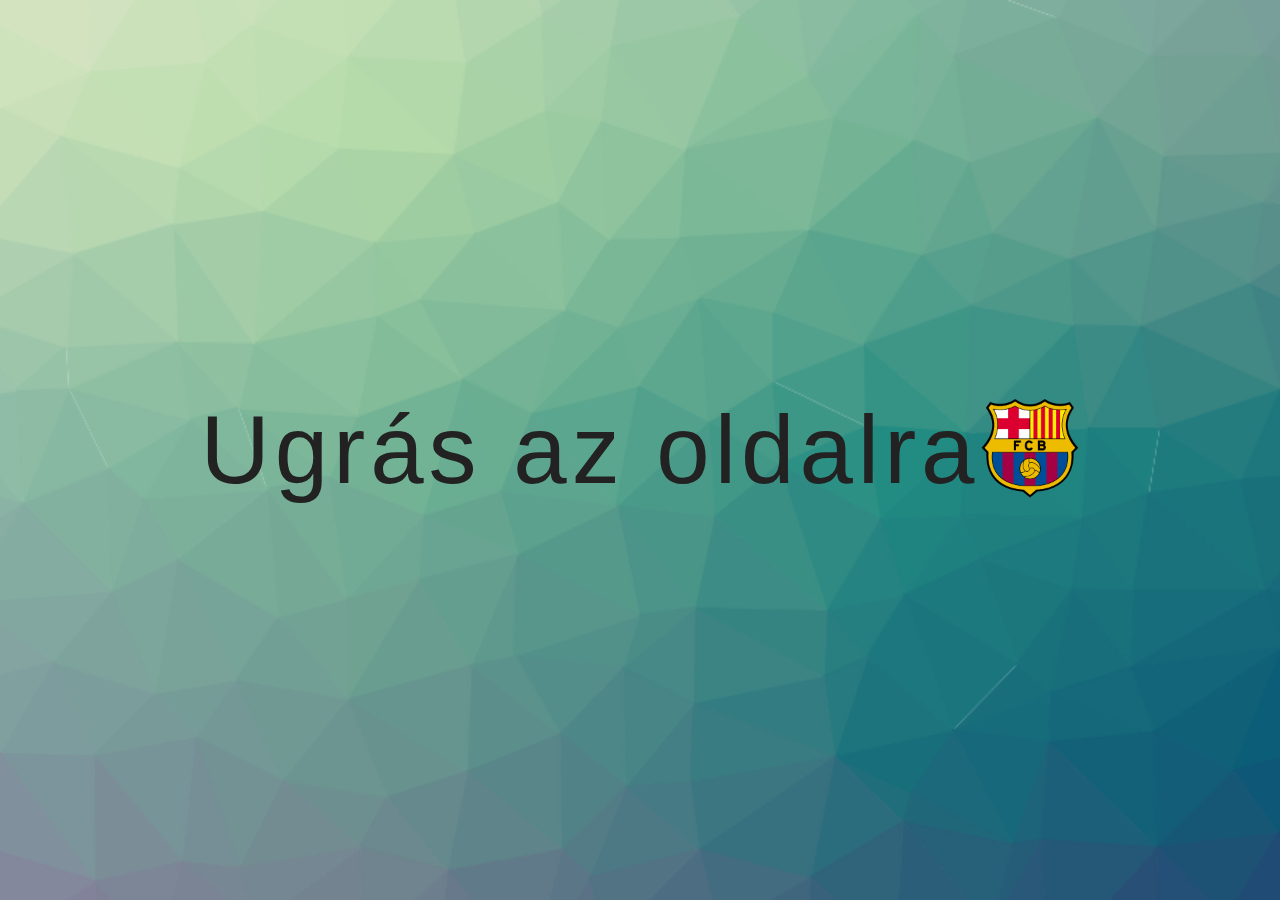
<file: index.html>
<!DOCTYPE html>
<html lang="hu">
<head>
    <meta charset="UTF-8">
    <meta http-equiv="X-UA-Compatible" content="IE=edge">
    <meta name="viewport" content="width=device-width, initial-scale=1.0">
    <title> Fc Barcelona Site</title>
    <link rel="stylesheet" href="style.css">
</head>
<body>
    <a href="fomenu.html"><h2><span>Ugrás az oldalra</span></h2></a>


<p><img class="képobbra" src="images/FC_Barcelona_(crest).svg.webp" alt="Barca logo" width="100px"></p>

</body>
</html>
</file>
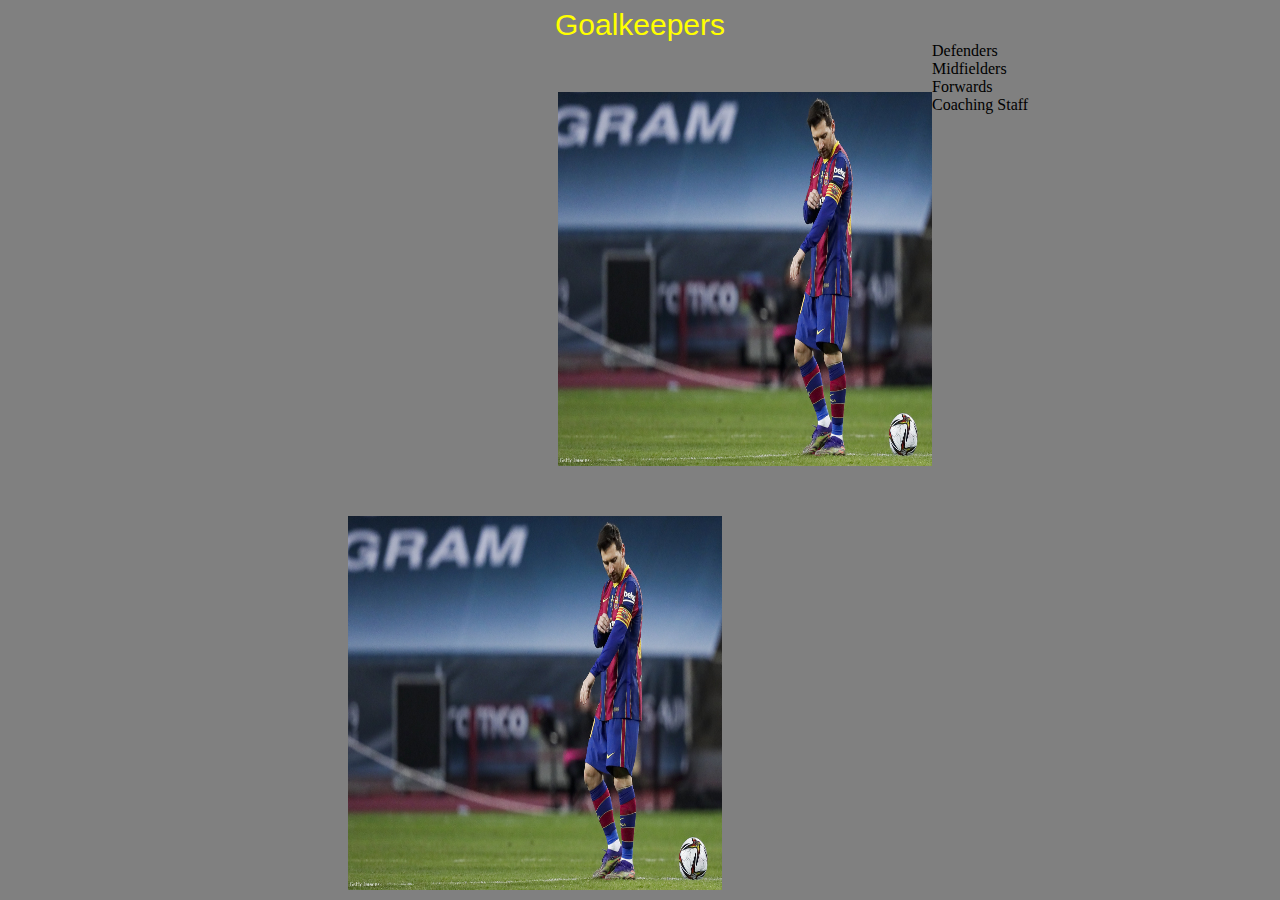
<file: jatekosok.html>
<!DOCTYPE html>
<html lang="hu">
<head>
    <meta charset="UTF-8">
    <meta http-equiv="X-UA-Compatible" content="IE=edge">
    <meta name="viewport" content="width=device-width, initial-scale=1.0">
    <title>Fc Barcelona Home</title>   <link rel="stylesheet" href="jatekosok.css">
</head>
<body>
    <div>
        <div class="bekezdes">Goalkeepers</div>
    
        <img class="bal" src="images/36468401_b13d7a49704f497e78bf33699269537c_wm.jpg" alt="ter Stegen" title="ter Stegen" height="374px" width="374px">
        <img class="jobb" src="images/36468401_b13d7a49704f497e78bf33699269537c_wm.jpg" alt="Inaki Pena" title="Inaki Pena" height="374px" width="374px">


    
    
    </div>
    <div>Defenders</div>
    <div>Midfielders</div>
    <div>Forwards</div>
    <div>Coaching Staff</div> 
</body>
</html>
</file>
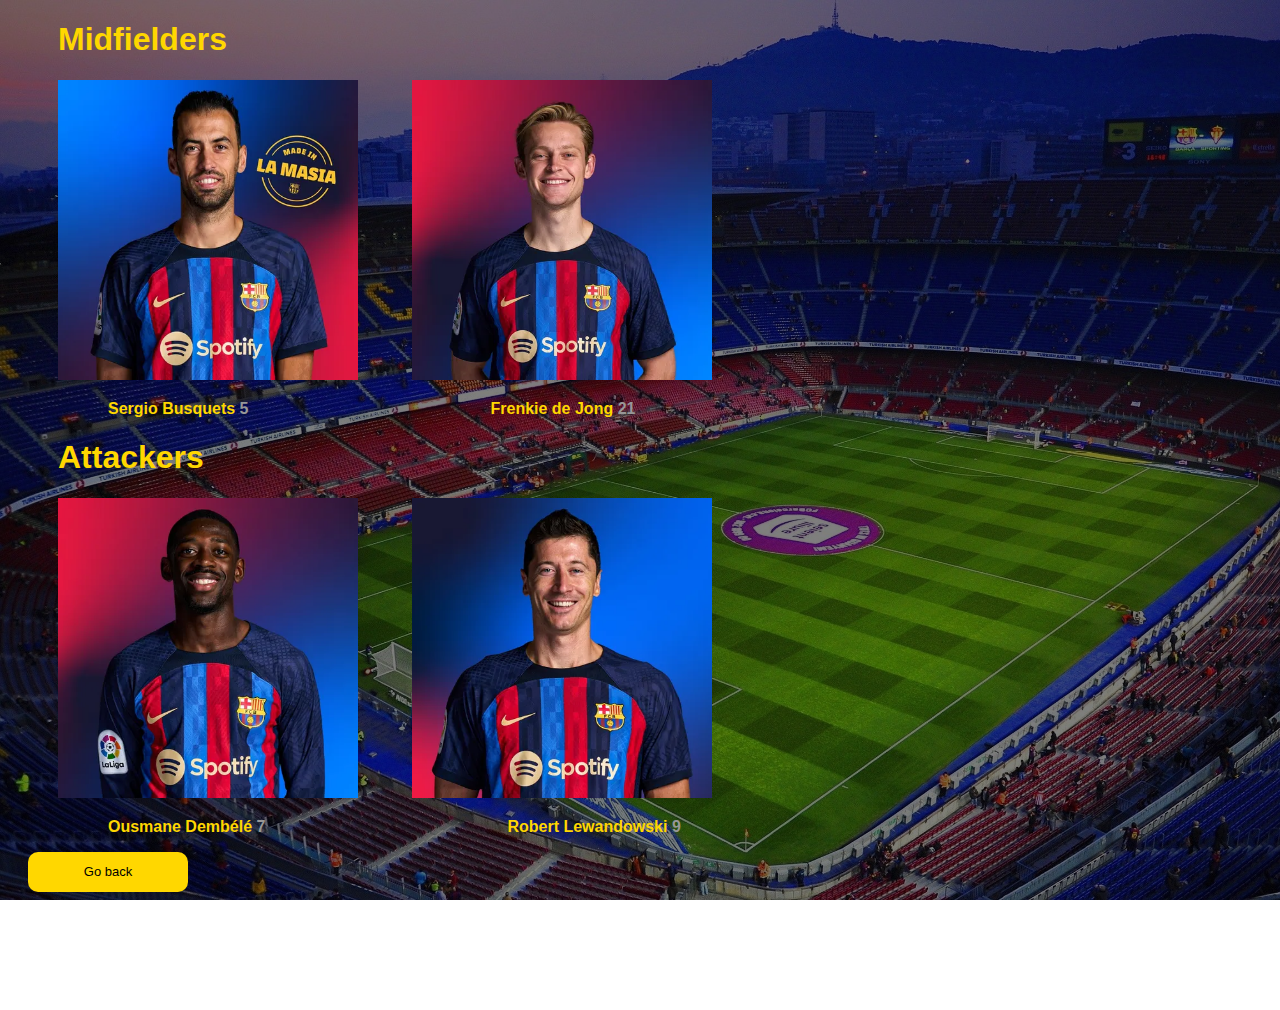
<file: player2.html>
<!DOCTYPE html>
<html lang="hu">
<head>
    <meta charset="UTF-8">
    <meta http-equiv="X-UA-Compatible" content="IE=edge">
    <meta name="viewport" content="width=device-width, initial-scale=1.0">
    <title>Fc Barcelona Players 2</title>  <link rel="stylesheet" href="players.css">
</head>
<body>
    <h1>Midfielders</h1>
    <img  class="novesbal" src="images/05-SERGIO_.webp" alt="Sergio Busquets" title="Sergio Busquets">  
    <img class="novesbal" src="images/21-FRENKIE_DE_JONG.webp" alt="Frenkie de Jong" title="Frenkie de Jong">
    <p>
        <span class="jatekos">Sergio Busquets         </span><span>5</span>
        <span class="jatekosjobb">Frenkie de Jong     </span>     <span>21</span>
    </p>
    <h1>Attackers</h1>
    <img class="novesbal" src="images/07-OUSMANE_DEMBELE.webp" alt="Ousmane Dembélé" title="Ousmane Dembélé">
    <img class="novesbal" src="images/09-ROBERT_LEWANDOWSKI.webp" alt="Robert Lewandowski" title="Robert Lewandowski">
    <p>
        <span class="jatekos">Ousmane Dembélé         </span><span>7</span>
        <span class="jatekosjobb">Robert Lewandowski     </span>     <span>9</span>
    </p>
    <button class="cn"><a href="players.html">Go back</a></button>
</body>
</html>
</file>
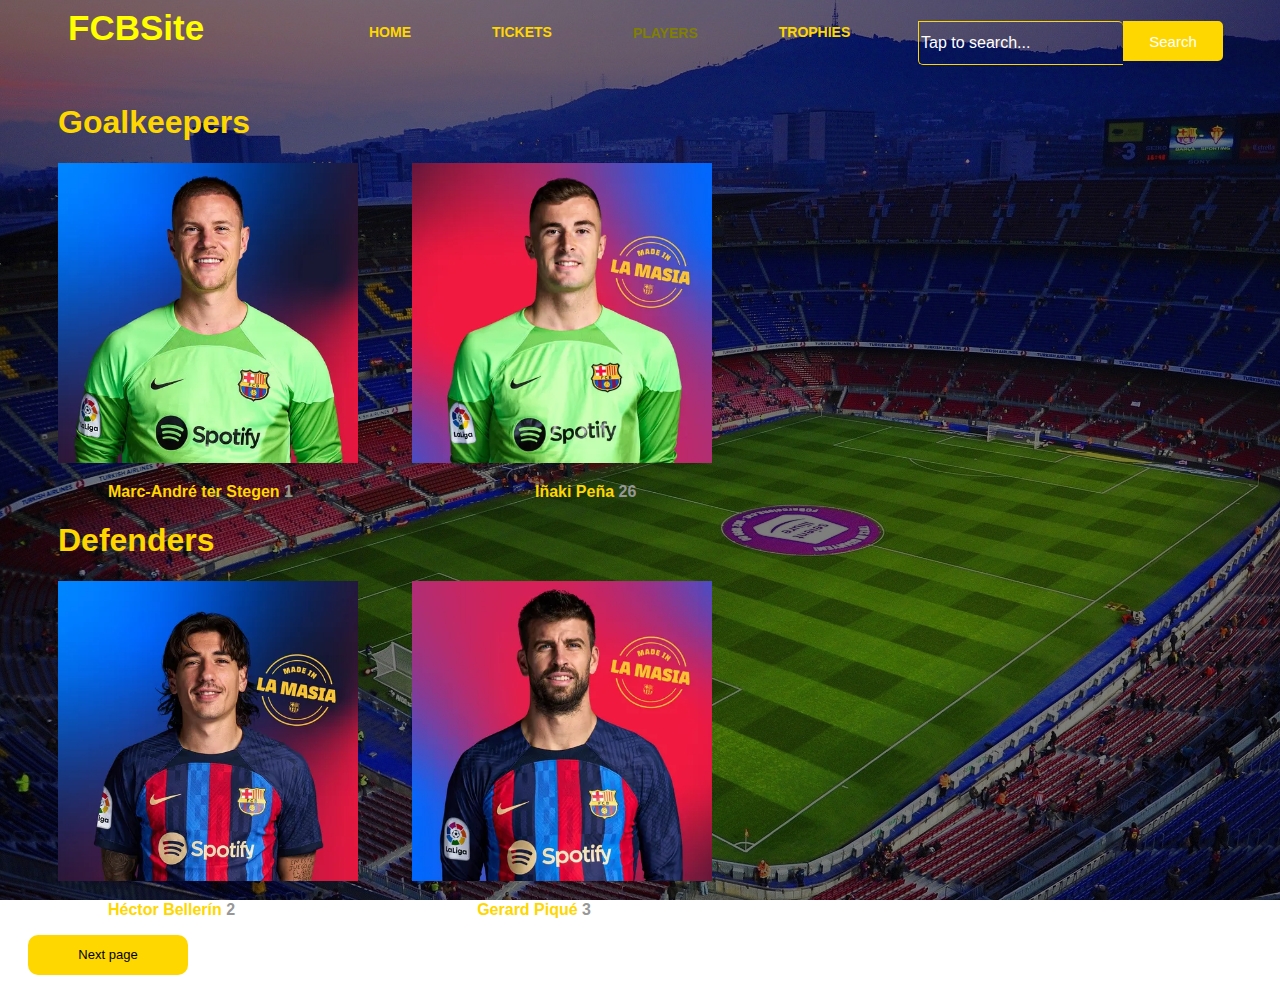
<file: players.html>
<!DOCTYPE html>
<html lang="hu">
<head>
    <meta charset="UTF-8">
    <meta http-equiv="X-UA-Compatible" content="IE=edge">
    <meta name="viewport" content="width=device-width, initial-scale=1.0">
    <title>Fc Barcelona Players</title>  <link rel="stylesheet" href="players.css">
</head>
<body>
    <div class="main">
        <div class="navbar">
            <div class="icon">
                <h2 class="logo">FCBSite</h2>
            </div>
    
            <div class="menu">
                <ul>
                    <li><a href="fomenu.html">HOME</a></li>
                    <li><a href="tickets.html">TICKETS</a></li>
                    <li id="players">PLAYERS</a></li>
                    <li><a href="#">TROPHIES</a></li>
                    
                </ul>
            </div>
    
            <div class="search">
                <input class="srch" type="keresés" name="" placeholder="Tap to search...">
                <a href="#"> <button class="btn">Search</button></a>
            </div>
        </div>

    <h1>Goalkeepers</h1>
    <img class="novesbal" src="images/01-MARC-ANDRE_TER_STEGEN.webp" alt="Ter Stegen" title="Marc-André ter Stegen">
    <img class="novesbal" src="images/26-INAKI_PENA.webp" alt="Iñaki Peña" title="Iñaki Peña">
    <p>
        <span class="jatekos">Marc-André ter Stegen       </span><span>1</span>
        <span class="jatekosjobb">Iñaki Peña       </span>     <span> 26</span>
    </p>
    <h1>Defenders</h1>
    <img class="novesbal" src="images/02-HECTOR_BELLERIN_.webp" alt="Héctor Bellerín" title="Héctor Bellerín">
    <img  class="novesbal" src="images/03-GERARD_PIQUE_.webp" alt="Gerard Piqué" title="Gerard Piqué">
    <p>
        <span class="jatekos">Héctor Bellerín         </span><span>2</span>
        <span class="jatekosjobb">Gerard Piqué     </span>     <span> 3</span>
    </p>
    <button class="cn"><a href="player2.html">Next page</a></button>
</html>
</file>
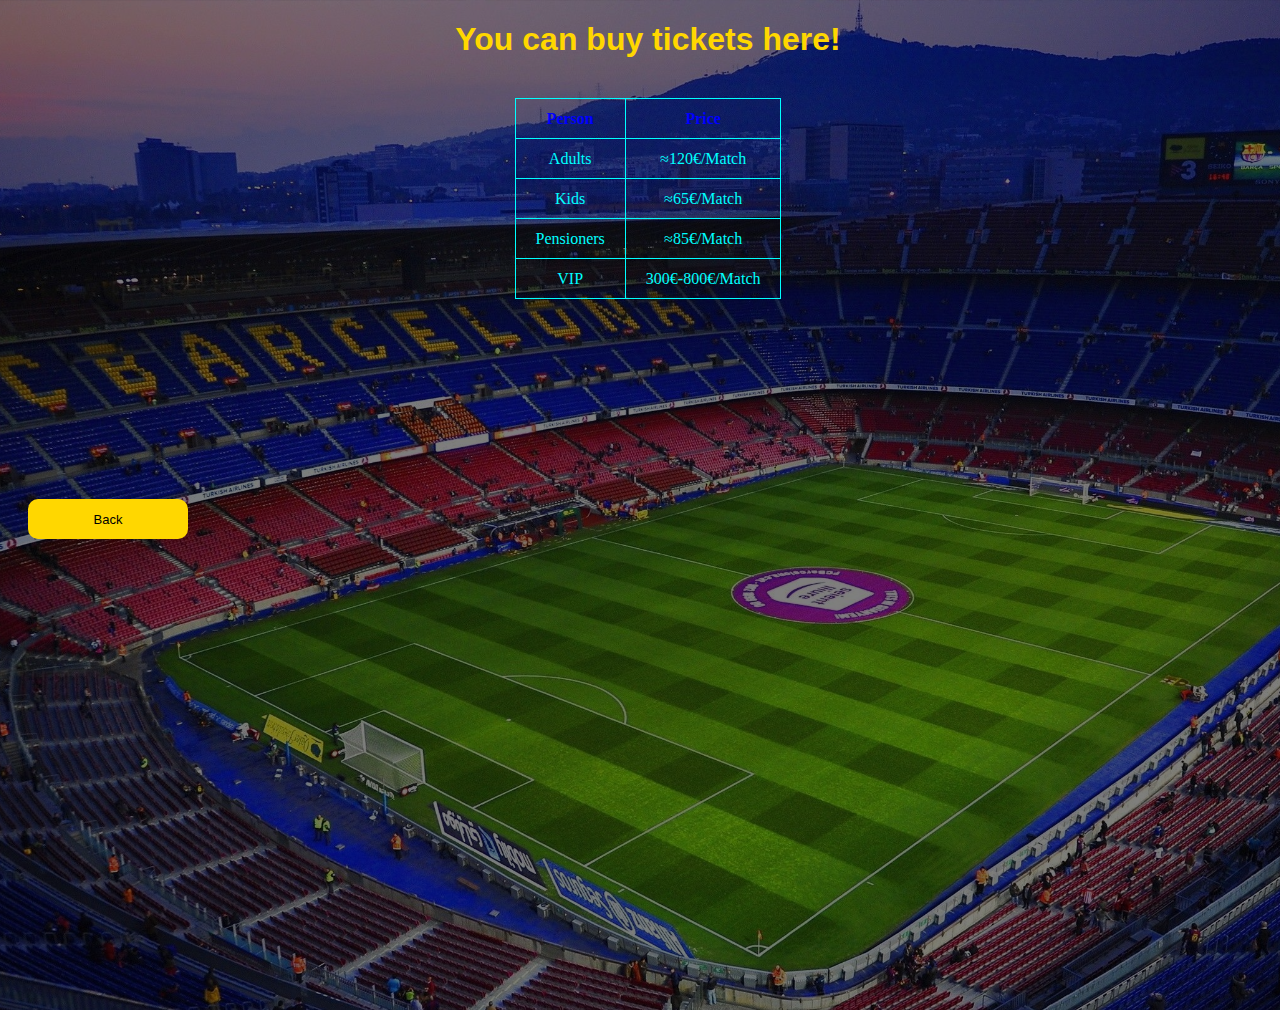
<file: tickets.html>
<!DOCTYPE html>
<html lang="hu">
<head>
    <meta charset="UTF-8">
    <meta http-equiv="X-UA-Compatible" content="IE=edge">
    <meta name="viewport" content="width=device-width, initial-scale=1.0">
    <title>Fc Barcelona Tickets</title>  <link rel="stylesheet" href="tickets.css">
</head>
<body>
    <h1 id="nagy">You can buy tickets here!</h1>
    <table>
        <div class="felso">
            <tr>
                <th>Person</th>
                <th>Price</th>
                
            </tr>
        </div>
        <tr>
            
            <td>Adults</td>
            <td>≈120€/Match</td>
            
        </tr>
        <tr>
            
            <td>Kids</td>
            <td>≈65€/Match</td>
            
        </tr>
        <tr>
            
            <td>Pensioners</td>
            <td>≈85€/Match</td>
            
        </tr>

        <tr>
            <td>VIP</td>
            <td>300€-800€/Match</td>
            
        </tr>
    </table>

    <button class="cn"><a href="fomenu.html" target="_blank">Back</a></button>
</body>
</html>
</file>
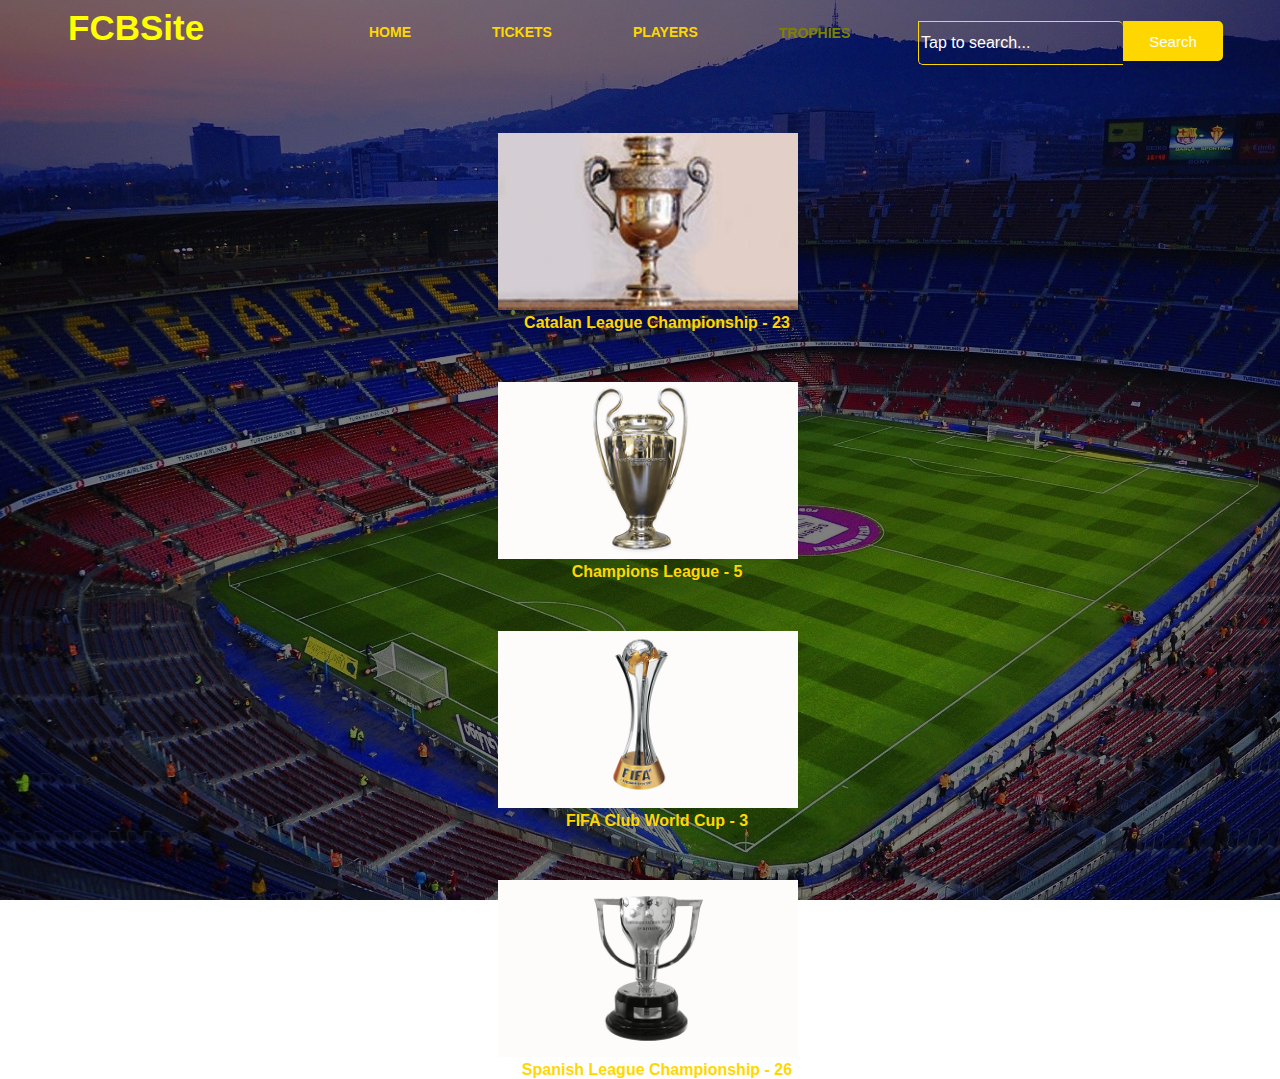
<file: trophies.html>
<!DOCTYPE html>
<html lang="hu">
<head>
    <meta charset="UTF-8">
    <meta http-equiv="X-UA-Compatible" content="IE=edge">
    <meta name="viewport" content="width=device-width, initial-scale=1.0">
    <title>Fc Barcelona Trophies</title>  <link rel="stylesheet" href="players.css">
</head>
<body>
    <div class="main">
        <div class="navbar">
            <div class="icon">
                <h2 class="logo">FCBSite</h2>
            </div>
    
            <div class="menu">
                <ul>
                    <li><a href="fomenu.html">HOME</a></li>
                    <li><a href="tickets.html">TICKETS</a></li>
                    <li><a href="players.html">PLAYERS</a></li>
                    <li id="players">TROPHIES</li>
                    
                </ul>
            </div>
    
            <div class="search">
                <input class="srch" type="keresés" name="" placeholder="Tap to search...">
                <a href="#"> <button class="btn">Search</button></a>
            </div>
        </div>

        <div class="felso">
                <img class="cups" src="images/Campionat-de-Catalunya.jpg" alt=""> <div class="txt">Catalan League Championship - 23</div>
        </div>
        <div class="felso">
             <img class="cups" src="images/Champions-League.png" alt=""> <div class="txt">Champions League - 5</div>
        </div>
        <div class="felso">
            <img class="cups" src="images/Fifa-Club-World-Cup.png" alt=""> <div class="txt">FIFA Club World Cup - 3
            </div>
        </div>
        <div class="felso">
            <img class="cups" src="images/la-liga.png" alt=""> <div class="txt">Spanish League Championship - 26</div>
        </div>
</body>
</html>
</file>
<file: style.css>
body {
    background-image: url("images/hatter1.png");
    background-repeat: no-repeat;
    background-size: cover;
    
  }
  * {
    margin: 0;
    padding: 0;
    box-sizing: border-box;
     font-family: 'Poppins', sans-serif
  }
body {
  display: flex;
  justify-content: center;
  align-items: center;
  min-height: 100vh;
  
}
h2 {
  font-size: 6em;
  font-weight: 500;
  color: #222;
  letter-spacing: 5px;
  cursor: pointer;


}
h2 span {
  transition: 0.5s;

}
h2:hover span:nth-child(1)
{
  margin-right: 10px;
}


h2:hover span:nth-child(2)
{
  margin-right: 40px;
}
h2:hover span
{
  color: #fff;
    text-shadow: 0 0 10px #fff,
                 0 0 20px #fff,
                 0 0 40px #fff,
                 0 0 80px #fff,
                 0 0 120px #fff,
  

  


}

a {
  text-decoration: none;
}
.banner {
  width: 100%;
  height: 100vh;
  background-image: url()


}
</file>
<file: jatekosok.css>
.jobb{
    float: right;
    margin-right: 550px;
    margin-top: 50px;
}

.bal{
    float: left;
    margin-left: 550px;
    margin-top: 50px;
}

img{
    max-width: 600px;
}


body{
    background-color: grey;
}

.bekezdes{
    text-align: center;
    font-family: Arial;
    color: yellow;
    font-size: 30px;
}
</file>
<file: players.css>
body{
    width: 100%;
    background: linear-gradient(to top, rgba(0,0,0,0.5)50%,rgba(0,0,0,0.5)50%), url(images/stadium_1.jpg);
    background-position: center;
    background-size: cover;
    height: 109vh;
    background-attachment: fixed;
}


.menu {
    width: 400px;
    float: left;
    height: 70px;
    margin: auto;

}

ul{
    float: left;
    display: flex;
    justify-content: center;
    align-items: center;

}

ul li{
    list-style: none;
    margin-left: 81px;
    margin-top: 0px;
    font-size: 14px;
    

}

ul li a{
    text-decoration: none;
    color: #FFD700;
    font-family: Arial;
    font-weight: bold;
    transition: 0.4s ease-in-out;

}

ul li a:hover{
    color: #808000;
}

.icon {
    width: 200px;
    float: left;
    height: 70px;
    
}
.logo {
    color: yellow;
    font-size: 35px;
    font-family: Arial;
    padding-left: 20px;
    float: left;
    padding-top: 10px;
    margin-top: -10px;
}

#players{
    text-decoration: none;                
    font-family: Arial; 
    color: #808000;
    font-weight: bold;
}
  

.navbar {
    width: 1200px;
    height: 75px;
    margin: auto;
}
.search{
    width: 330px;
    float: left;
    margin-left: 270px;
}

.srch{
    font-family: 'Times New Roman';
    width: 200px;
    height: 40px;
    background: transparent; 
    border: 1px solid #FFD700;
    margin-top: 13px;
    color: white;
    border-right: none;
    font-size: 16px;
    float: left;
    padding: none;
    border-bottom-left-radius: 5px;
    border-top-right-radius: 5px;

    
}

.btn{
    width: 100px;
    height: 40px;
    background: #FFD700;
    border: 2px solid #FFD700;
    margin-top: 13px;
    color: white;
    font-size: 15px;
    border-bottom-right-radius: 5px;
    border-top-right-radius: 5px;
}

.btn:focus{
    outline: none;
}

.srch:focus{
    outline: none;
}

::placeholder{
    color: white;
    font-family: Arial;
}

img{
    width: 300px;
}

h1{
    margin-left: 50px;
    text-decoration: none;                
    font-family: Arial; 
    color: #FFD700;
    font-weight: bold;
}



span{
    text-align: center;
    text-decoration: none;                
    font-family: Arial; 
    color: #979797;
    font-weight: bold;
}

.jatekos{
    text-align: center;
    text-decoration: none;                
    font-family: Arial; 
    color: #FFD700;
    font-weight: bold;
    margin-left: 100px;
    
}

.novesbal{
    transition: ease-in-out 0.5s;
    margin-left: 50px;
    
}
.novesbal:hover{

    transition: ease-in-out 0.5s;
    width: 400px;
}

.jatekosjobb{
    padding-left: 220px;
    text-decoration: none;                
    font-family: Arial; 
    color: #FFD700;
    font-weight: bold;
    margin-left: 18px;
}
.cn{
    width: 160px;
    height: 40px;
    background: #FFD700;
    border: none;
    margin-bottom: 10px;
    margin-left: 20px;
    font-size: 13px;
    border-radius: 10px;
    cursor: pointer;
    transition: .4s ease;

}

.cn a{
    text-decoration: none;
    color: black;
    transition: 1s ease;

}

.cn:hover{
    background-color: #808000;
}

.txt{
    text-decoration: none;                
    font-family: Arial; 
    color: #FFD700;
    font-weight: bold;
    margin-left: 18px;
}

.felso{
    margin-top: 50px;
    text-align: center;
}

.cups{
    
    transition: ease-in-out 0.5s;
    
}

.cups:hover{

    transition: ease-in-out 0.5s;
    width: 400px;
    border: blue 5px solid;
}
</file>
<file: tickets.css>
#nagy{
    text-align: center;
    text-decoration: none;
    color: #FFD700;
    font-family: Arial;
    font-weight: bold;
    transition: 0.4s ease-in-out;
    
    padding: 0;
    margin-bottom: 40px;
    
}

#nagy:hover{
    color: #808000;
}

body{
    width: 100%;
    background: linear-gradient(to top, rgba(0,0,0,0.5)50%,rgba(0,0,0,0.5)50%), url(images/stadium_1.jpg);
    background-position: center;
    background-size: cover;
    height: 109vh;
}




table, td, th {
    border-collapse: collapse;
    border: 1px solid cyan;
    text-align: center;
    color: cyan;
    
}

tr {
    height: 40px;
}

td {
    
    padding-left: 20px;
    padding-right: 20px;
}

table{
    
    margin: auto;
}

td:hover{
    color: dodgerblue;
}

th:hover{
    color: indigo;
}
th{
    font-weight: bold;
    color: blue;
}



.cn{
    width: 160px;
    height: 40px;
    background: #FFD700;
    border: none;
    margin-bottom: 10px;
    margin-left: 20px;
    font-size: 13px;
    border-radius: 10px;
    cursor: pointer;
    transition: .4s ease;

}

.cn a{
    text-decoration: none;
    color: black;
    transition: 1s ease;

}

.cn:hover{
    background-color: #808000;
}

.cn{
    margin-top: 200px;
}
</file>
